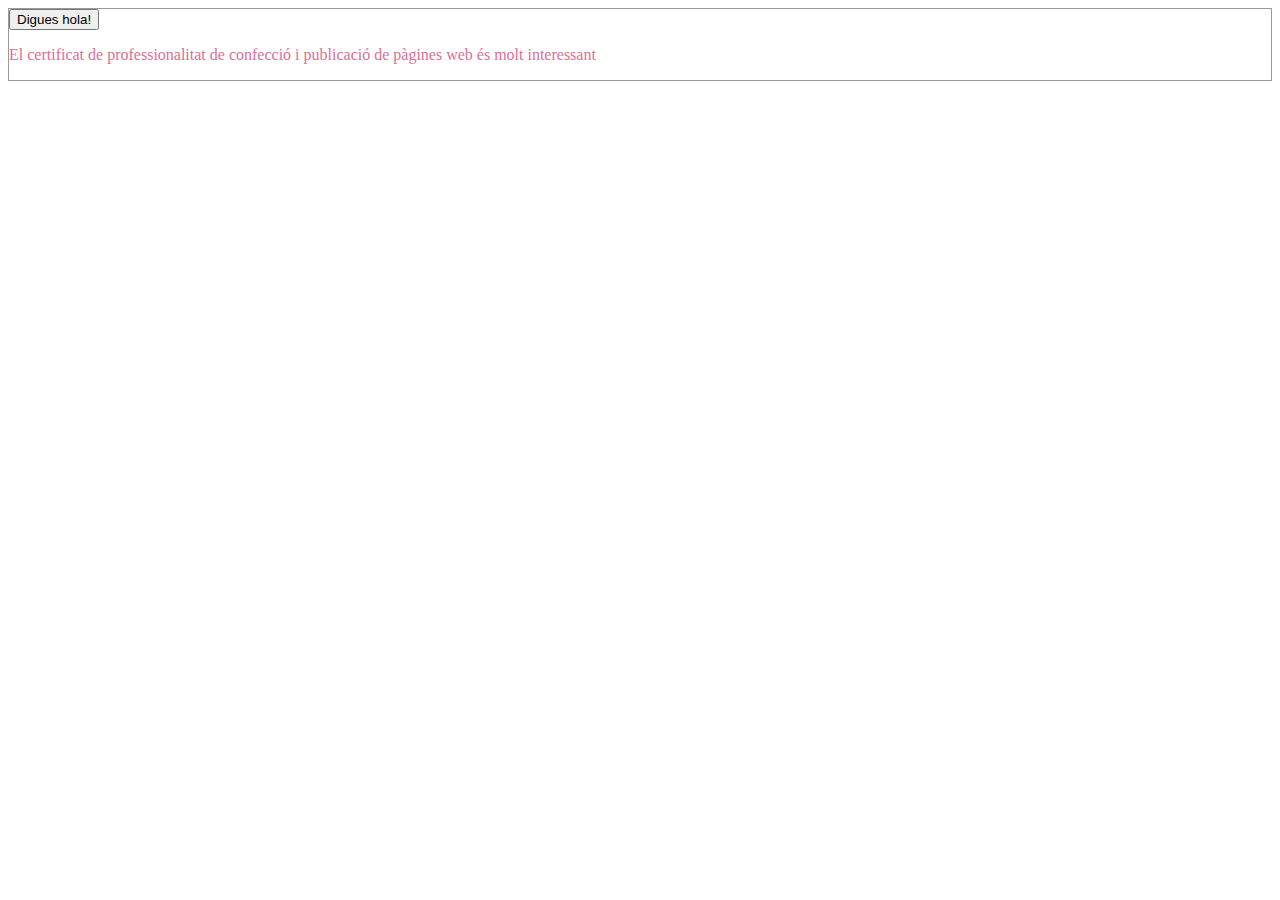
<file: index.html>
<!DOCTYPE html>
<html lang="es">
<head>
    <meta name="viewport" content="width=device-width, 
    initial-scale=1.0">
    <meta charset="utf-8"/>
    <title>Fitxer de prova</title>
    <link rel="stylesheet" type="text/css" href="estils1.css">
    <style>
    p {color:palevioletred}
    </style>
</head>

<body>
  <button onclick="hola()">Digues hola!</button>
  <script type="text/javascript">
    function hola(){
    alert ("hola!");
  }
  </script>
  <p>El certificat de professionalitat de confecció 
  i publicació de pàgines web és molt interessant </p>
</body>
</html>
</file>
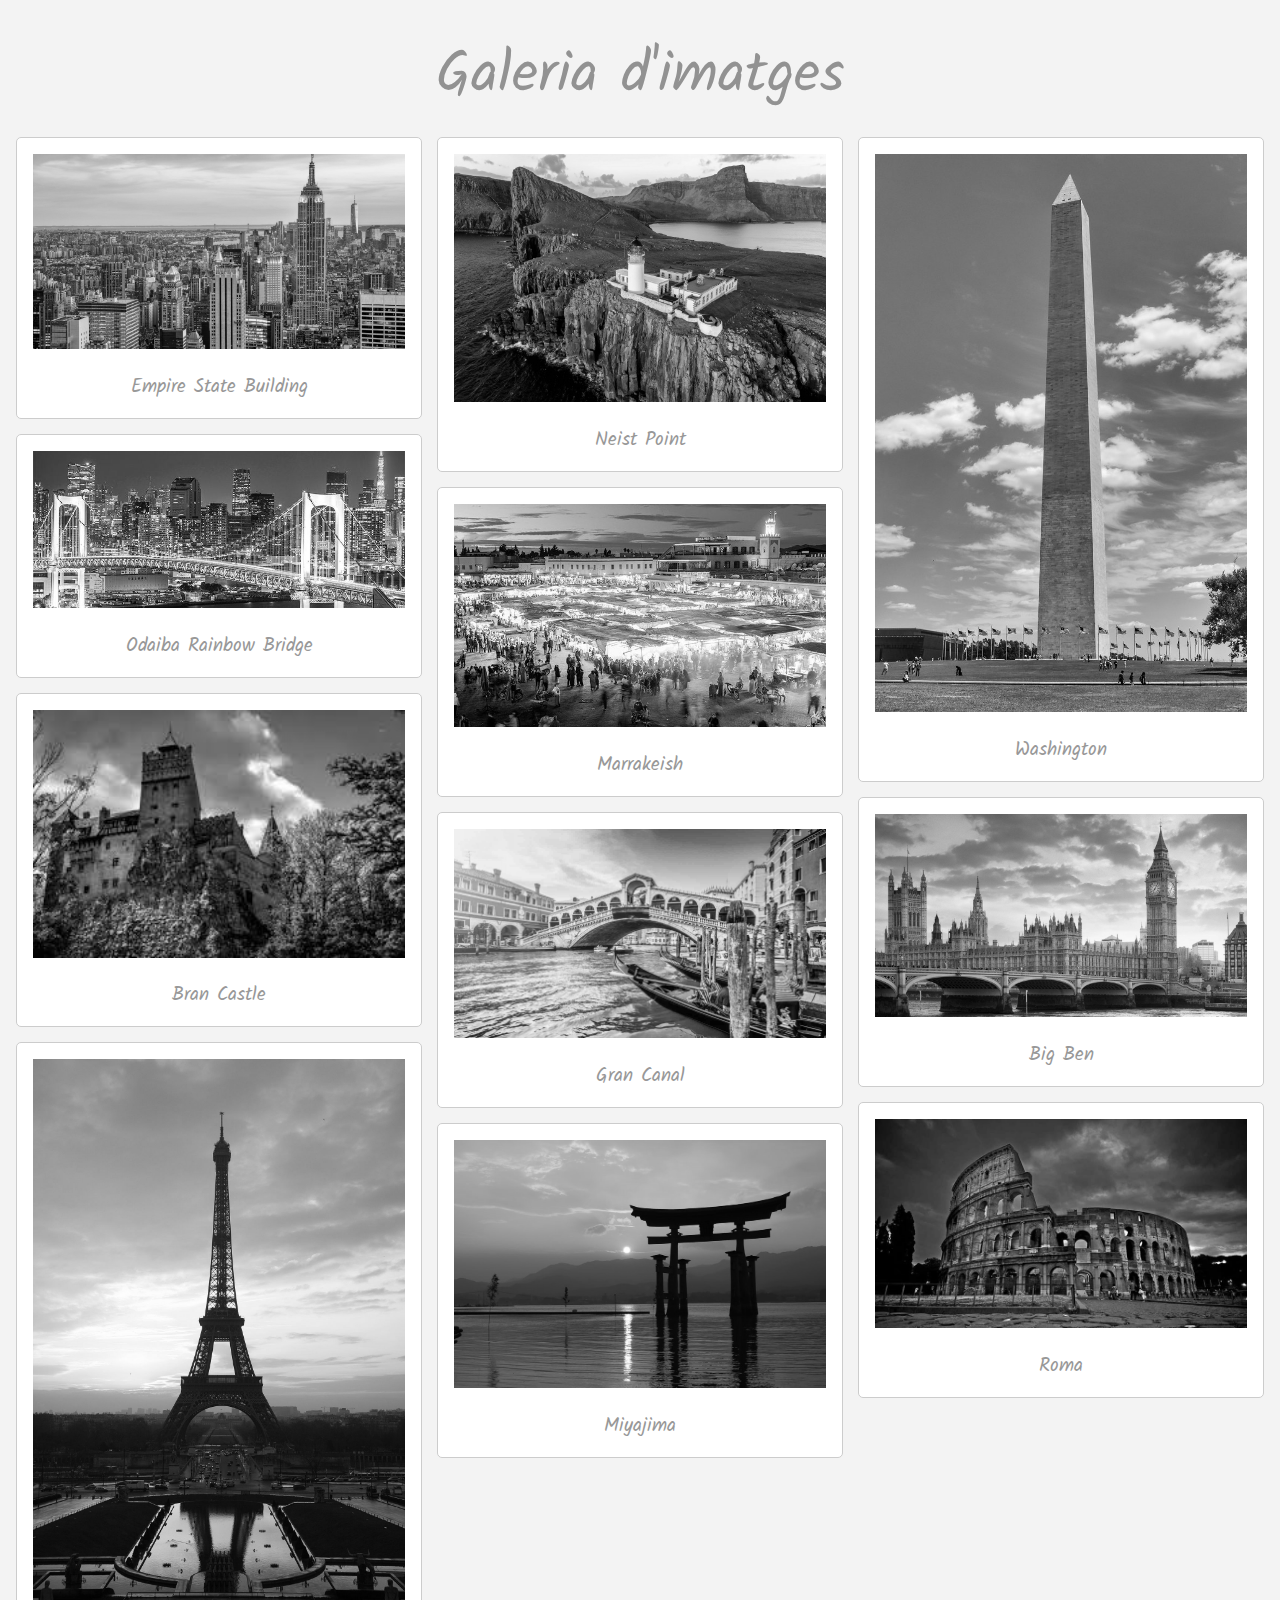
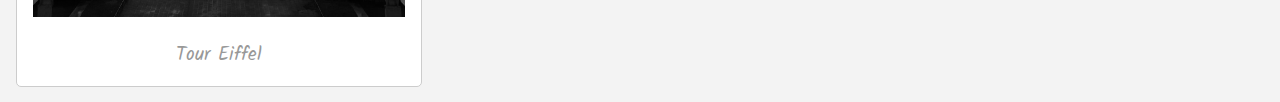
<file: Activitat1b_estils/galeria.html>
<!DOCTYPE html>
<html lang="es">
<head>
    <meta charset="utf-8" />
    <meta name="viewport" content="width=device-width,initial-scale=1" />
    <title>Galeria</title>
    <link href="https://fonts.googleapis.com/css?family=Kalam&display=swap" rel="stylesheet">
    <link rel="stylesheet" type="text/css" href="galeria_style.css">
</head>

<body>
        <p>Galeria d'imatges</p>
        <section id="galeria">
        <article>
                <figure>
                    <img src="imatges/imatge2.jpg" />
                    <figcaption>Empire State Building</figcaption>
                </figure>
        </article>
        <article>
                    <figure>
                        <img src="imatges/imatge3.jpg" />
                        <figcaption>Odaiba Rainbow Bridge</figcaption>
                    </figure>
            </article>
            <article>
                        <figure>
                            <img src="imatges/imatge4.jpg" />
                            <figcaption>Bran Castle</figcaption>
                        </figure>
                </article>
            
        <article>
                    <figure>
                        <img src="imatges/imatge5.jpg" />
                        <figcaption>Tour Eiffel</figcaption>
                    </figure>
            </article>

            <article>
                <figure>
                    <img src="imatges/imatge6.jpg" />
                    <figcaption>Neist Point</figcaption>
                </figure>
        </article>

        <article>
                <figure>
                    <img src="imatges/imatge7.jpg" />
                    <figcaption>Marrakeish</figcaption>
                </figure>
        </article>
        <article>
                    <figure>
                        <img src="imatges/imatge8.jpg" />
                        <figcaption>Gran Canal</figcaption>
                    </figure>
            </article>
        <article>
                    <figure>
                        <img src="imatges/imatge9.jpg" />
                        <figcaption>Miyajima</figcaption>
                    </figure>
        </article>

        <article>
                    <figure>
                        <img src="imatges/imatge10.jpg" />
                        <figcaption>Washington</figcaption>
                    </figure>
                </a>
            </article>
        <article>
                <figure>
                    <img src="imatges/imatge11.jpg" />
                    <figcaption>Big Ben</figcaption>
                </figure>
        </article>
        <article>
                <figure>
                    <img src="imatges/imatge12.jpg" />
                    <figcaption>Roma</figcaption>
                </figure>
        </article>
        </section>
</body>
</html>
</file>
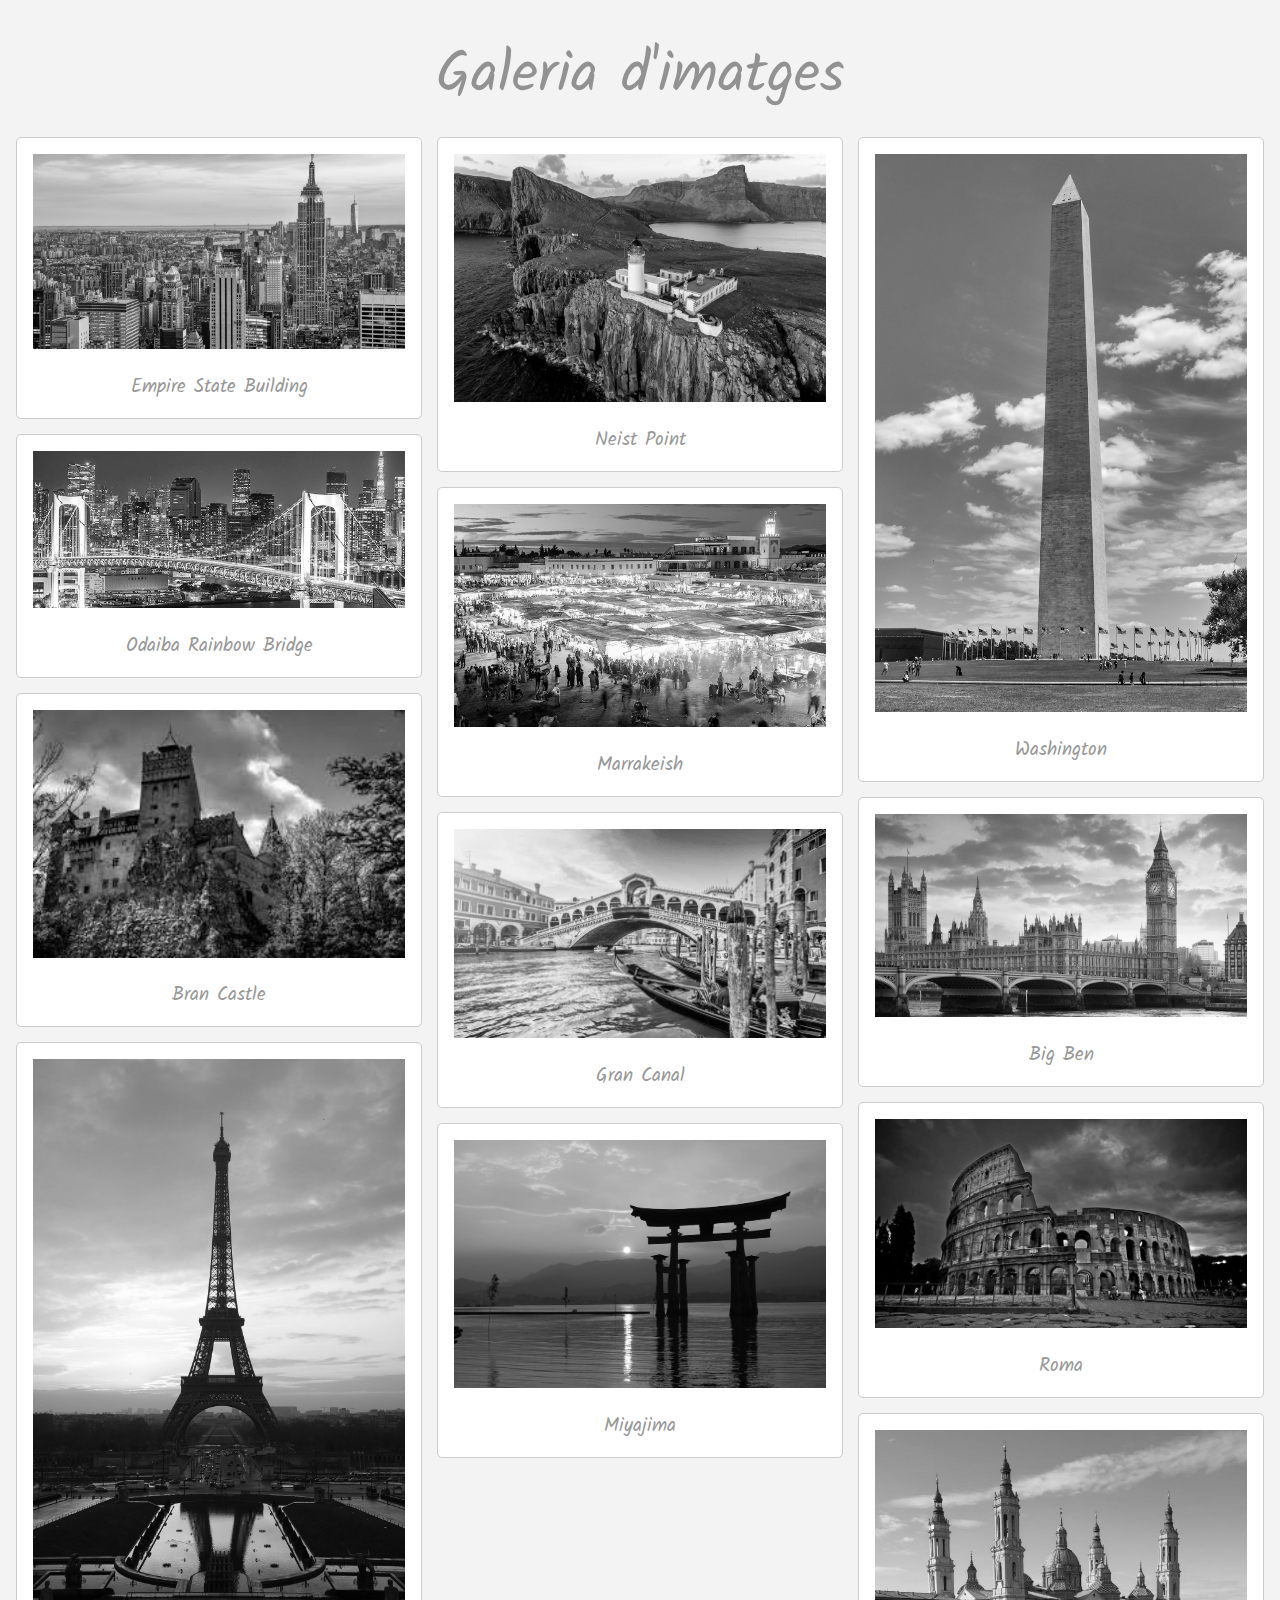
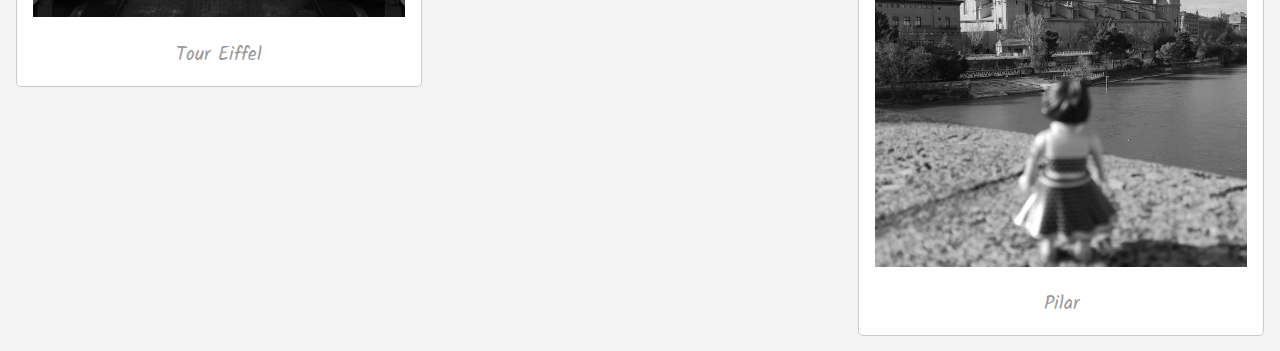
<file: Activitat1b_monuments/galeria.html>
<!DOCTYPE html>
<html lang="es">
<head>
    <meta charset="utf-8" />
    <meta name="viewport" content="width=device-width,initial-scale=1" />
    <title>Galeria</title>
    <link href="https://fonts.googleapis.com/css?family=Kalam&display=swap" rel="stylesheet">
    <link rel="stylesheet" type="text/css" href="galeria_style.css">
</head>

<body>
    <p>Galeria d'imatges</p>
    <section id="galeria">
        <article>
            <figure>
                <img src="imatges/imatge2.jpg" />
                <figcaption>Empire State Building</figcaption>
            </figure>
        </article>
        <article>
            <figure>
                <img src="imatges/imatge3.jpg" />
                <figcaption>Odaiba Rainbow Bridge</figcaption>
            </figure>
        </article>
        <article>
            <figure>
                <img src="imatges/imatge4.jpg" />
                <figcaption>Bran Castle</figcaption>
            </figure>
        </article>
        <article>
            <figure>
                <img src="imatges/imatge5.jpg" />
                <figcaption>Tour Eiffel</figcaption>
            </figure>
        </article>
        <article>
            <figure>
                <img src="imatges/imatge6.jpg" />
                <figcaption>Neist Point</figcaption>
            </figure>
        </article>
        <article>
            <figure>
                <img src="imatges/imatge7.jpg" />
                <figcaption>Marrakeish</figcaption>
            </figure>
        </article>
        <article>
            <figure>
                <img src="imatges/imatge8.jpg" />
                <figcaption>Gran Canal</figcaption>
                </figure>
        </article>
        <article>
            <figure>
                <img src="imatges/imatge9.jpg" />
                <figcaption>Miyajima</figcaption>
                </figure>
        </article>
        <article>
            <figure>
                <img src="imatges/imatge10.jpg" />
                <figcaption>Washington</figcaption>
                </figure>
        </article>
        <article>
            <figure>
                <img src="imatges/imatge11.jpg" />
                <figcaption>Big Ben</figcaption>
                </figure>
        </article>
        <article>
            <figure>
                <img src="imatges/imatge12.jpg" />
                <figcaption>Roma</figcaption>
            </figure>
        </article>
        <article>
            <figure>
                <img src="imatges/imatge13.jpg" />
                <figcaption>Pilar</figcaption>
            </figure>
        </article>
    </section>
</body>
</html>
</file>
<file: estils1.css>
header, section, footer, aside, nav, {
	display: block;
}

h1 {
	font-size: 20px;
	font-family: sans-serif;
	font-weight: bold;
	color: black;
}

.nombre {
	background: none;
}

h2 {
	font-size: 14px;
	font-family: sans-serif;
	font-weight: bold;
	color: black;
}

.eperiencia {background: yellow}

.idiomes {background: purple}

body {
	text-align: left;
	border: 1px solid #999999;
}

div {
	width: 960px;
	background: white;
	margin: 15px auto;
	padding: 40px;
}

nav li {
	list-style: none;
	padding: 5px;
	font: bold verdana;
	display: inline-block;
}

.lateral {
	width: 200px
	border: 1px solid black;
}
</file>
<file: Activitat1b_estils/galeria_style.css>
*{
            margin:0;
            padding:0;
        }

        body {
            font-family: 'Kalam', cursive;
            font-size: 1.2rem;
            background-color: #f3f3f3;
            color:#989898;
        }

        #galeria {
            margin: 15px auto;
            width:100%;
            max-width:1248px;
            box-sizing: border-box;
            
            column-count: 3;

            /* Espai entre columnes */
            column-gap: 15px;
        }

        article {
            background:#fff;
            border-radius:5px;
            border:1px solid #ccc;
            margin:0 0 15px 0;
            text-align: center;
            max-width: 100%;


            /*Evitar el tall al canvi de columna*/
            break-inside: avoid;
            page-break-inside: avoid;         
        }
        
        article img {
            width:100%;
        }

        figure {
            padding:1rem;
            box-sizing: border-box;
        }

        figure img{
            filter:grayscale(1);
            transition: filter 2s;
        }

        figure img:hover{
            filter:grayscale(0);
        }
        
        figure figcaption{
            margin-top:0.8rem;
        }

        p{
            padding-top:30px;
            color:#929292;
            font-size:3em;
            text-align:center;
        }

 
        /* Tablet dues columnes */
        @media (max-width: 767px) { 
            #galeria {
                columns:2;
            }

        }
        
        /* Movil 1 sola columna */

        @media (max-width: 480px) {
            #galeria {
                columns: 1;
            }
        }
</file>
<file: Activitat1b_monuments/galeria_style.css>
*{
            margin:0;
            padding:0;
        }

        body {
            font-family: 'Kalam', cursive;
            font-size: 1.2rem;
            background-color: #f3f3f3;
            color:#989898;
        }

        #galeria {
            margin: 15px auto;
            width:100%;
            max-width:1248px;
            box-sizing: border-box;
            
            column-count: 3;

            /* Espai entre columnes */
            column-gap: 15px;
        }

        article {
            background:#fff;
            border-radius:5px;
            border:1px solid #ccc;
            margin:0 0 15px 0;
            text-align: center;
            max-width: 100%;


            /*Evitar el tall al canvi de columna*/
            break-inside: avoid;
            page-break-inside: avoid;         
        }
        
        article img {
            width:100%;
        }

        figure {
            padding:1rem;
            box-sizing: border-box;
        }

        figure img{
            filter:grayscale(1);
            transition: filter 2s;
        }

        figure img:hover{
            filter:grayscale(0);
        }
        
        figure figcaption{
            margin-top:0.8rem;
        }

        p{
            padding-top:30px;
            color:#929292;
            font-size:3em;
            text-align:center;
        }

 
        /* Tablet dues columnes */
        @media (max-width: 767px) { 
            #galeria {
                columns:2;
            }

        }
        
        /* Movil 1 sola columna */

        @media (max-width: 480px) {
            #galeria {
                columns: 1;
            }
        }
</file>
